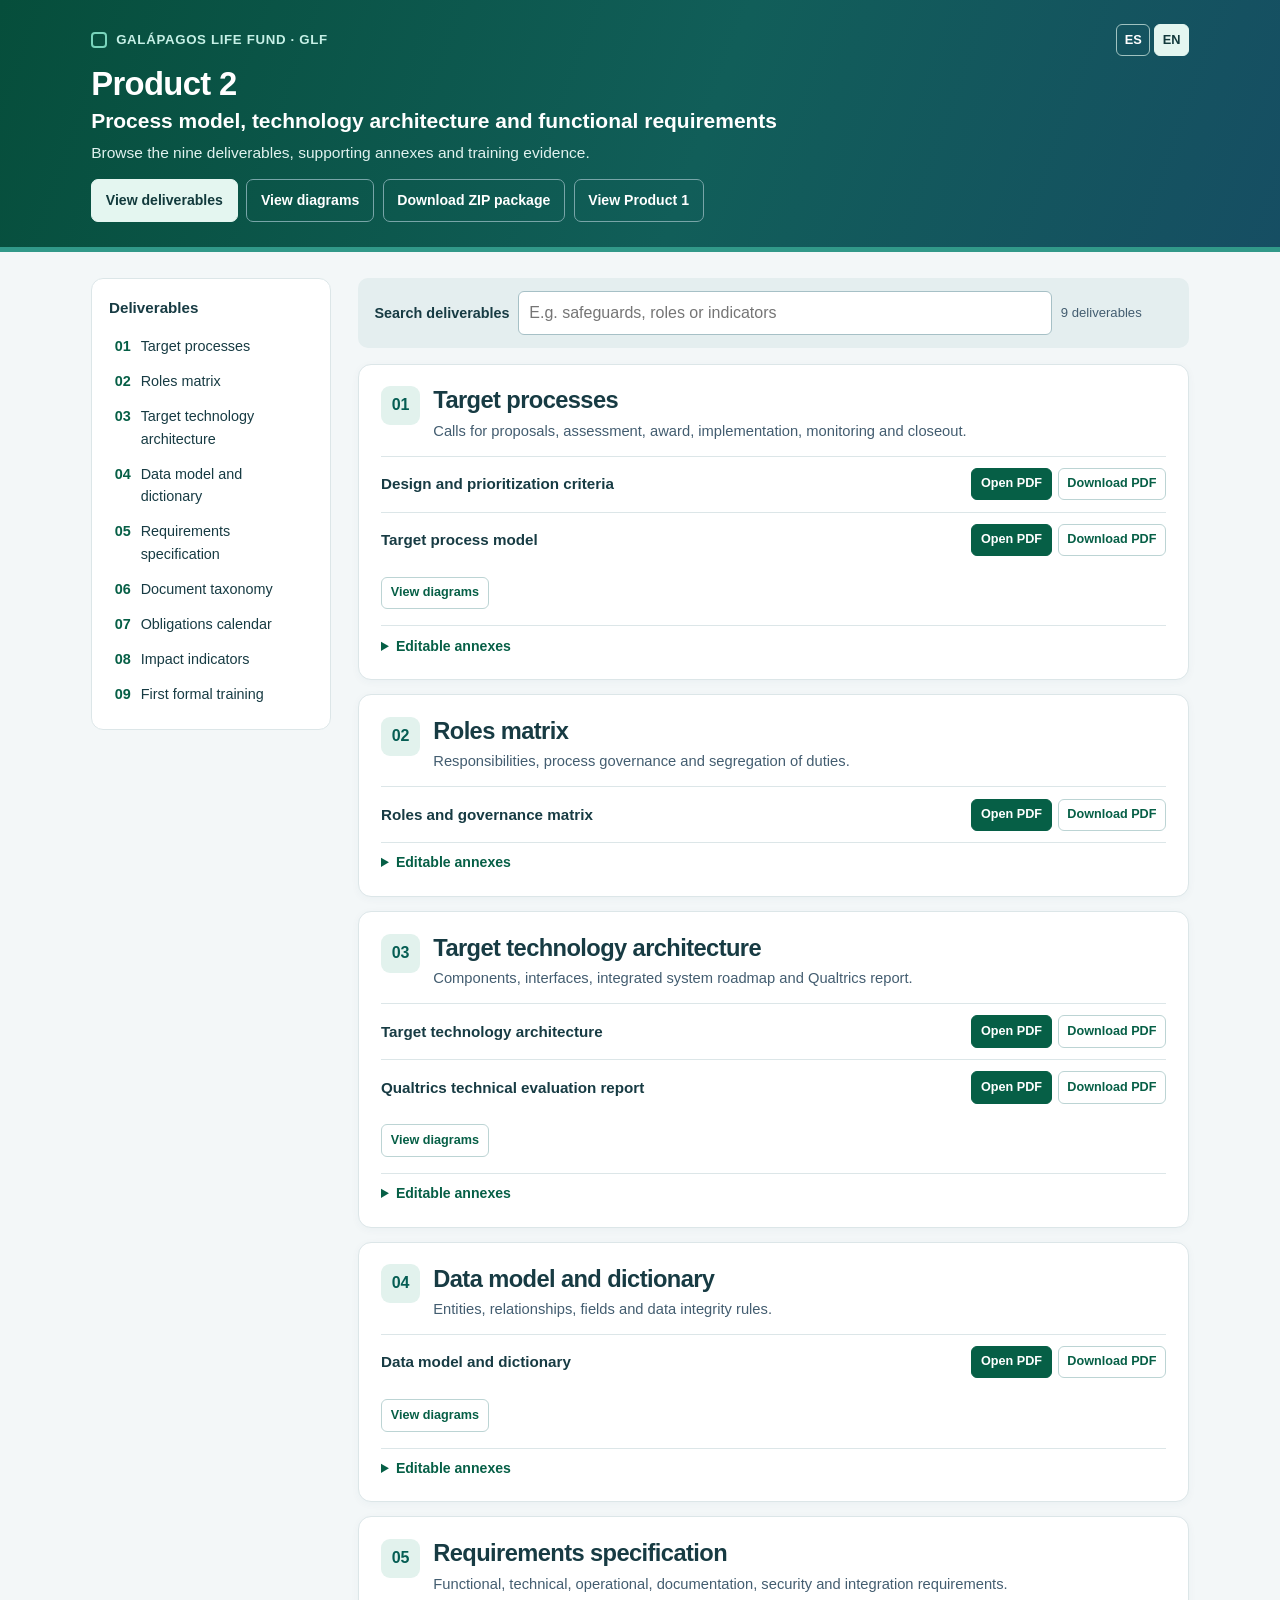
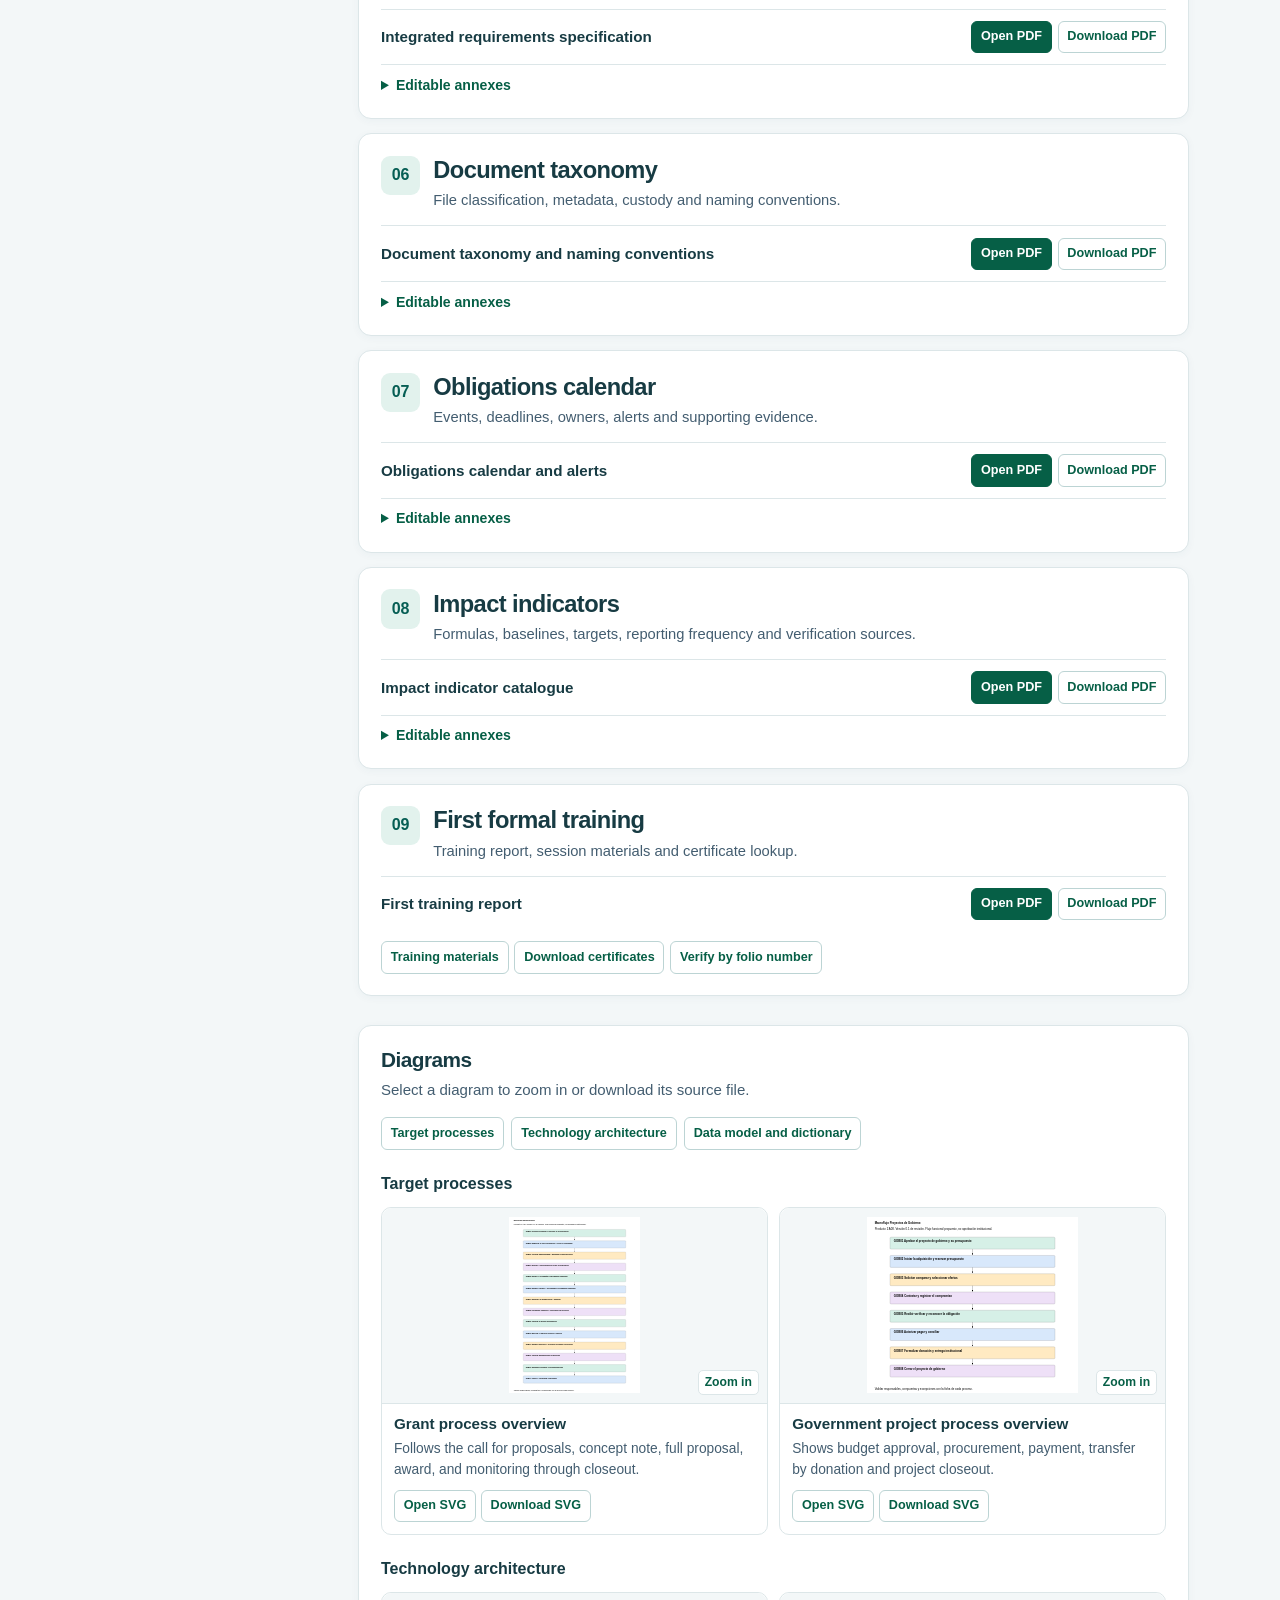
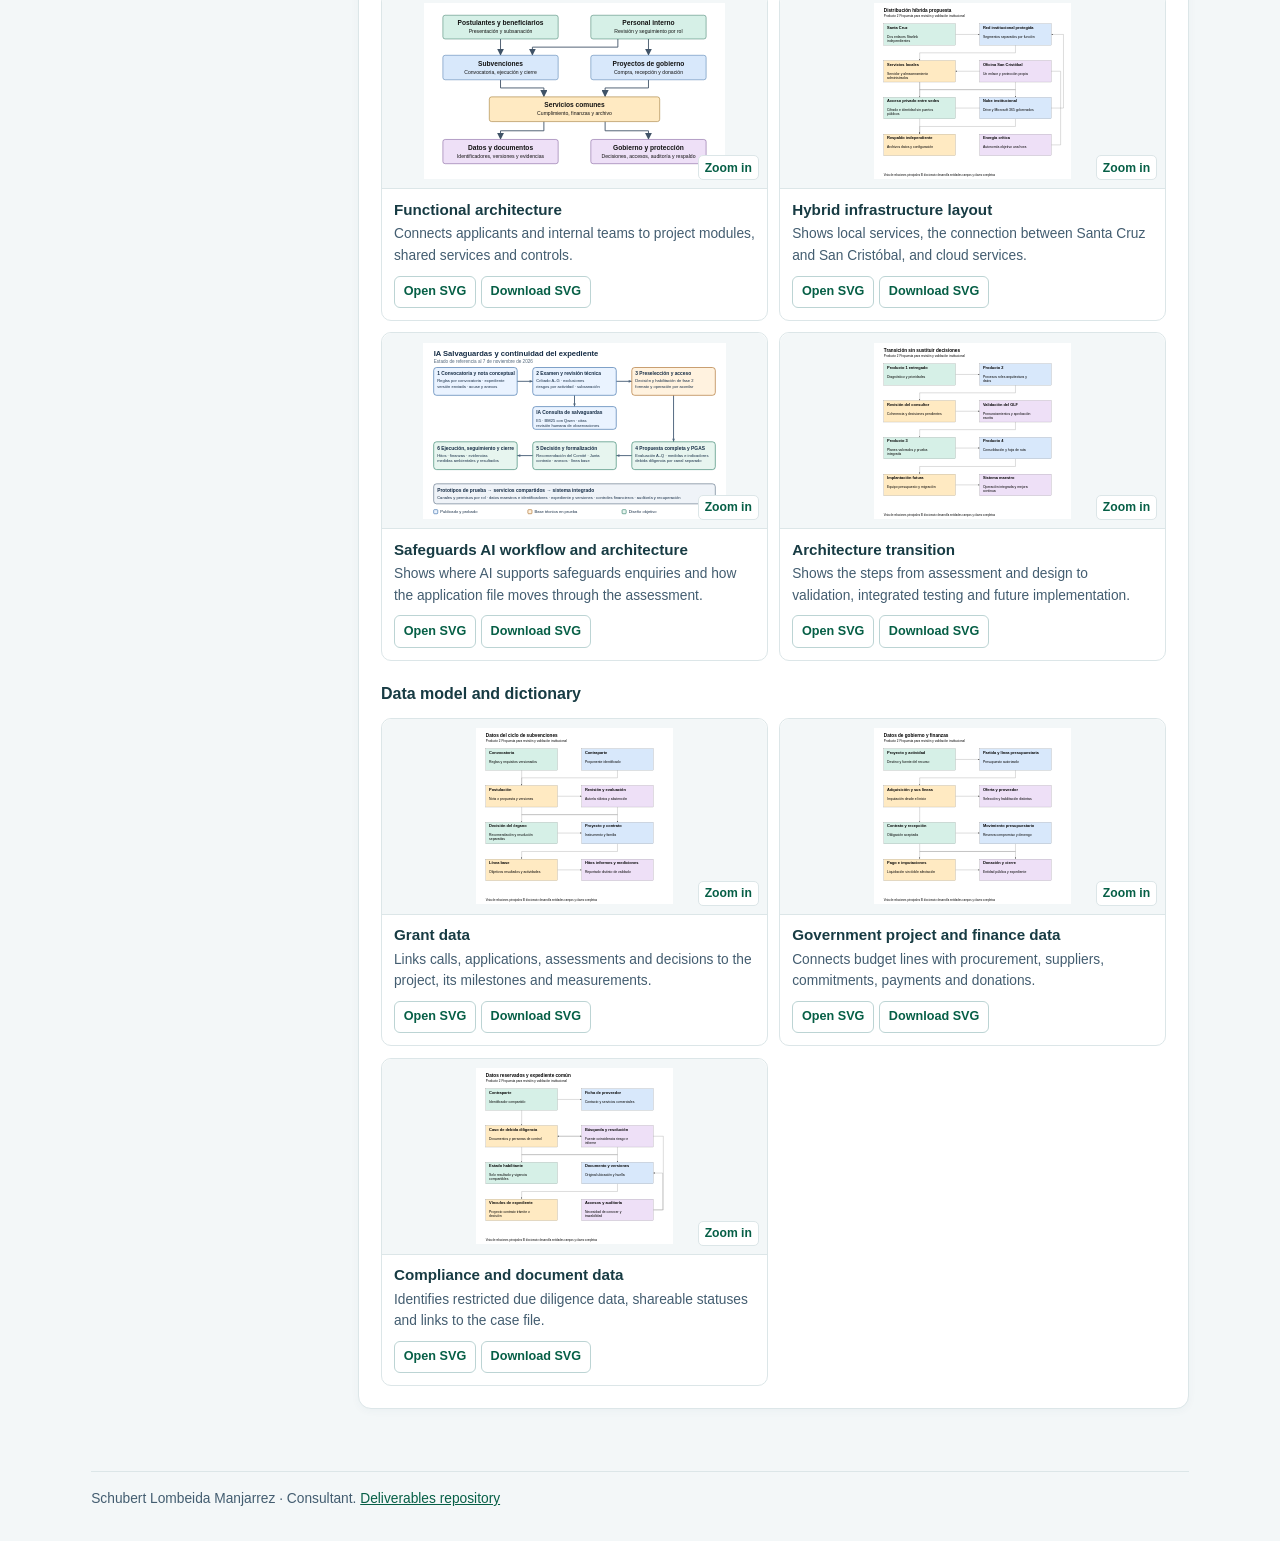
<file: index.html>
<!doctype html>
<html lang="es">
<head>
<meta charset="utf-8">
<meta name="viewport" content="width=device-width, initial-scale=1">
<meta name="description" content="Entrega del Producto 2 de la consultoría de transformación digital para el Galápagos Life Fund." data-en-content="Product 2 deliverables from the digital transformation consultancy for the Galápagos Life Fund.">
<title data-en="Product 2 | Process model, technology architecture and functional requirements | GLF">Producto 2 | Modelo de procesos, arquitectura tecnológica y requerimientos funcionales | GLF</title>
<link rel="stylesheet" href="./tema.css">
<style>

.layout{display:grid;grid-template-columns:minmax(205px,240px) minmax(0,1fr);gap:1.7rem;max-width:1200px;margin:auto;padding:1.65rem clamp(1rem,4vw,3.4rem) 3rem}
.sidebar{align-self:start;position:sticky;top:1rem;background:white;border:1px solid var(--line);border-radius:12px;padding:1.05rem}
.sidebar h2{font-size:.95rem;margin:0 0 .6rem}.sidebar ol{list-style:none;padding:0;margin:0}.sidebar li{margin:.08rem 0}
.sidebar a{display:flex;gap:.62rem;align-items:baseline;text-decoration:none;color:var(--ink);font-size:.9rem;padding:.36rem;border-radius:6px}
.sidebar a:hover{background:var(--mist);color:var(--teal)}.sidebar a > span:first-child{font-variant-numeric:tabular-nums;color:var(--teal);font-weight:700}
.main-content{min-width:0}.filter{display:flex;align-items:center;gap:.55rem;flex-wrap:wrap;padding:.8rem 1rem;background:#e4eeef;border-radius:10px;margin-bottom:1rem}
.filter label{font-weight:700;font-size:.9rem}.filter input{color:var(--ink);background:white;border:1px solid #a6c0c6;border-radius:6px;min-width:10rem;padding:.52rem .62rem;font:inherit;flex:1}
.filter-status{font-size:.82rem;color:var(--muted);min-width:7rem}
.card{background:white;border:1px solid var(--line);border-radius:13px;padding:clamp(.95rem,2.5vw,1.35rem);margin-bottom:.88rem;scroll-margin-top:1rem;box-shadow:0 2px 8px #25465d0a}
.card:target{outline:2px solid #359b88;outline-offset:1px}.card header{display:flex;align-items:flex-start;gap:.82rem}
.code{display:grid;place-items:center;width:2.45rem;height:2.45rem;flex-shrink:0;border-radius:9px;background:#e2f2ed;color:#065e54;font-weight:800;font-variant-numeric:tabular-nums}
.card h2{font-size:clamp(1.18rem,2vw,1.48rem);line-height:1.2;letter-spacing:-.025em;margin:.02rem 0 .3rem}
.card header p{margin:0;color:var(--muted);font-size:.92rem}
.docs,.annexes{list-style:none;padding:0;margin:.83rem 0 0}.document{padding:.7rem 0;border-top:1px solid var(--line);display:grid;grid-template-columns:minmax(9rem,1fr) auto;gap:.5rem;align-items:center}
.doc-title{font-weight:650;font-size:.95rem}.actions,.support{display:flex;gap:.36rem;flex-wrap:wrap;align-items:center}
details{border-top:1px solid var(--line);padding:.58rem 0 0;color:var(--teal)}summary{cursor:pointer;font-weight:700;font-size:.88rem}
.annexes li{display:flex;align-items:center;justify-content:space-between;gap:.55rem;padding:.45rem 0;color:var(--ink);font-size:.88rem}.annexes li+li{border-top:1px solid #edf2f4}
.support{margin-top:.6rem}
@media(max-width:930px){.layout{grid-template-columns:1fr;gap:1rem}.sidebar{position:static}.sidebar ol{display:flex;flex-wrap:wrap;column-gap:.62rem}.sidebar a{padding:.26rem}}
@media(max-width:550px){.document{grid-template-columns:1fr}.filter input{min-width:100%;order:3}.filter-status{margin-left:auto}.annexes li{align-items:flex-start}.actions .secondary,.actions .primary{font-size:.76rem}}
/* Galería de modelos gráficos */
.gallery{margin-top:1.8rem}
.gallery>h2{margin:0;font-size:1.3rem;font-weight:650}
.gallery-intro{margin:.35rem 0 1rem;color:var(--muted);font-size:.94rem}
.gallery-jumps{display:flex;flex-wrap:wrap;gap:.45rem}
.gallery-jumps a,.gallery-link{display:inline-block;text-decoration:none}
.gallery-group{margin-top:1.35rem;scroll-margin-top:1rem}
.gallery-group h3{font-size:1rem;color:var(--ink);margin:0 0 .65rem}
.gallery-grid{display:grid;grid-template-columns:repeat(2,minmax(0,1fr));gap:.7rem}
.model{display:flex;flex-direction:column;min-width:0;margin:0;background:white;border:1px solid var(--line);border-radius:10px}
.model-preview{position:relative;display:grid;place-items:center;min-height:12rem;padding:.6rem;border-bottom:1px solid var(--line);border-radius:10px 10px 0 0;background:#f3f7f8}
.model-preview img{display:block;width:100%;height:11rem;object-fit:contain}
.model-preview:hover{background:#eaf4ef}
.preview-action{position:absolute;right:.5rem;bottom:.5rem;background:#fff;color:var(--teal);border:1px solid var(--line);border-radius:5px;padding:.13rem .38rem;font-size:.76rem;font-weight:650}
.model figcaption{flex:1;display:flex;flex-direction:column;padding:.65rem .75rem .75rem}
.model h4{margin:0;font-size:.95rem;line-height:1.28}
.model p{flex:1;margin:.25rem 0 .6rem;font-size:.86rem;color:var(--muted)}
.model .actions{gap:.3rem}
.model .actions a{white-space:normal}
.viewer{width:min(96vw,72rem);max-width:96vw;max-height:94dvh;margin:auto;padding:0;border:1px solid var(--line);border-radius:12px;background:white;color:var(--ink);overflow:auto}
.viewer::backdrop{background:#102b37d4}
.viewer-header{padding:.7rem .9rem .55rem;display:flex;align-items:flex-start;justify-content:space-between;gap:.7rem}
.viewer-header h2{margin:0;font-size:1.13rem;line-height:1.3}
.viewer-header p{margin:.2rem 0 0;font-size:.86rem;color:var(--muted)}
.viewer button,.viewer a{display:inline-flex;align-items:center;justify-content:center;min-height:2.25rem}
.viewer button{background:white;color:var(--teal);font:inherit;font-size:.82rem;font-weight:650;cursor:pointer}
.viewer button:disabled{opacity:.45;cursor:default}
.viewer-controls{display:flex;flex-wrap:wrap;gap:.38rem;align-items:center;padding:0 .9rem .6rem}
.viewer-controls output{color:var(--muted);font-size:.83rem;min-width:3.1rem;text-align:center}
.viewer-viewport{height:min(65dvh,47rem);overflow:auto;background:#eef4f3;border-top:1px solid var(--line);cursor:grab;touch-action:pan-x pan-y}
.viewer-viewport.is-dragging{cursor:grabbing;user-select:none}
.viewer-viewport img{display:block;max-width:none;height:auto;margin:.6rem auto;user-select:none}
html.viewer-open{overflow:hidden}
@media(max-width:660px){
  .gallery-grid{grid-template-columns:1fr}
  .model-preview{min-height:11rem}
  .model-preview img{height:10.5rem}
  .viewer-header{padding:.6rem .65rem .5rem}
  .viewer-controls{padding:0 .65rem .55rem}
  .viewer-viewport{height:min(54dvh,33rem)}
}
</style>
<script src="./idioma.js" defer></script>
</head>
<body>
<a href="#documentos" class="skip"><span data-en="Skip to documents">Saltar a los documentos</span></a>
<header class="hero">
  <div class="hero-inner">
    <div class="hero-top">
      <p class="brand">GALÁPAGOS LIFE FUND · GLF</p>
      <div class="language-picker" role="group" aria-label="Idioma" data-en-aria-label="Language" hidden>
        <button type="button" data-language="es" lang="es" aria-label="Español" aria-pressed="true">ES</button>
        <button type="button" data-language="en" lang="en" aria-label="English" aria-pressed="false">EN</button>
      </div>
    </div>
    <h1><span data-en="Product 2">Producto 2</span></h1>
    <p class="subtitle"><span data-en="Process model, technology architecture and functional requirements">Modelo de procesos, arquitectura tecnológica y requerimientos funcionales</span></p>
    <p class="lead"><span data-en="Browse the nine deliverables, supporting annexes and training evidence.">Consulta los nueve entregables, sus anexos y la evidencia de capacitación.</span></p>
    <nav class="hero-links" aria-label="Accesos de entrega" data-en-aria-label="Deliverable navigation">
      <a href="#documentos"><span data-en="View deliverables">Ver entregables</span></a>
      <a href="#modelos-graficos"><span data-en="View diagrams">Ver modelos gráficos</span></a>
      <a href="https://github.com/soulkernel/GLF.P2/archive/refs/heads/main.zip"><span data-en="Download ZIP package">Descargar paquete ZIP</span></a>
      <a href="https://soulkernel.github.io/GLF.P1/" target="_blank" rel="noopener"><span data-en="View Product 1">Consultar Producto 1</span></a>
    </nav>
  </div>
</header>
<div class="layout">
  <aside class="sidebar"><nav aria-label="Entregables del contrato" data-en-aria-label="Contract deliverables"><h2><span data-en="Deliverables">Entregables</span></h2><ol><li><a href="#entregable-01"><span>01</span><span data-en="Target processes">Procesos objetivo</span></a></li><li><a href="#entregable-02"><span>02</span><span data-en="Roles matrix">Matriz de roles</span></a></li><li><a href="#entregable-03"><span>03</span><span data-en="Target technology architecture">Arquitectura tecnológica objetivo</span></a></li><li><a href="#entregable-04"><span>04</span><span data-en="Data model and dictionary">Modelo y diccionario de datos</span></a></li><li><a href="#entregable-05"><span>05</span><span data-en="Requirements specification">Requerimientos integrales</span></a></li><li><a href="#entregable-06"><span>06</span><span data-en="Document taxonomy">Taxonomía documental</span></a></li><li><a href="#entregable-07"><span>07</span><span data-en="Obligations calendar">Calendario de obligaciones</span></a></li><li><a href="#entregable-08"><span>08</span><span data-en="Impact indicators">Indicadores de impacto</span></a></li><li><a href="#entregable-09"><span>09</span><span data-en="First formal training">Primera capacitación formal</span></a></li></ol></nav></aside>
  <main id="documentos" class="main-content">
    <div class="filter" hidden><label for="buscar"><span data-en="Search deliverables">Buscar en la entrega</span></label><input type="search" id="buscar" placeholder="Ej. salvaguardas, roles o indicadores" data-en-placeholder="E.g. safeguards, roles or indicators"><span class="filter-status" role="status">9 entregables</span></div>
    <article class="card" id="entregable-01" data-search><header><span class="code">01</span><div><h2><span data-en="Target processes">Procesos objetivo</span></h2><p><span data-en="Calls for proposals, assessment, award, implementation, monitoring and closeout.">Convocatorias, evaluación, adjudicación, ejecución, seguimiento y cierre.</span></p></div></header><ul class="docs"><li class="document"><span class="doc-title"><span data-en="Design and prioritization criteria">Criterios de diseño y priorización</span></span><div class="actions"><a href="01_Procesos_Objetivo_TO_BE/01_Criterios_Diseno_y_Priorizacion_P2.pdf" class="primary" target="_blank" rel="noopener"><span data-en="Open PDF">Abrir PDF</span></a><a href="01_Procesos_Objetivo_TO_BE/01_Criterios_Diseno_y_Priorizacion_P2.pdf" class="secondary" download><span data-en="Download PDF">Descargar PDF</span></a></div></li><li class="document"><span class="doc-title"><span data-en="Target process model">Modelo de procesos objetivo</span></span><div class="actions"><a href="01_Procesos_Objetivo_TO_BE/01_Modelo_Procesos_TO_BE_Subvenciones_y_Procesos_Relacionados.pdf" class="primary" target="_blank" rel="noopener"><span data-en="Open PDF">Abrir PDF</span></a><a href="01_Procesos_Objetivo_TO_BE/01_Modelo_Procesos_TO_BE_Subvenciones_y_Procesos_Relacionados.pdf" class="secondary" download><span data-en="Download PDF">Descargar PDF</span></a></div></li></ul><p class="support"><a class="secondary gallery-link" href="#modelos-procesos"><span data-en="View diagrams">Ver modelos gráficos</span></a></p><details><summary><span data-en="Editable annexes">Anexos editables</span></summary><ul class="annexes"><li><span><span data-en="Traceability matrix from Product 1 to Product 2">Matriz de trazabilidad del Producto 1 al Producto 2</span></span><a href="01_Procesos_Objetivo_TO_BE/Matriz_Trazabilidad_Producto_1_a_Producto_2.xlsx" class="secondary" download><span data-en="Download Excel">Descargar Excel</span></a></li><li><span><span data-en="Process descriptions and validation log">Fichas de procesos y registro de validación</span></span><a href="01_Procesos_Objetivo_TO_BE/04_Fichas_y_Validacion_Procesos.xlsx" class="secondary" download><span data-en="Download Excel">Descargar Excel</span></a></li><li><span><span data-en="Editable process and data flow diagrams">Procesos y flujos de datos editables</span></span><a href="01_Procesos_Objetivo_TO_BE/Diagramas_Editables/Procesos_y_Flujos_Datos_P2.drawio" class="secondary" download><span data-en="Download Draw.io">Descargar Draw.io</span></a></li></ul></details></article><article class="card" id="entregable-02" data-search><header><span class="code">02</span><div><h2><span data-en="Roles matrix">Matriz de roles</span></h2><p><span data-en="Responsibilities, process governance and segregation of duties.">Responsabilidades, gobierno de los procesos y segregación de funciones.</span></p></div></header><ul class="docs"><li class="document"><span class="doc-title"><span data-en="Roles and governance matrix">Matriz de roles y gobierno</span></span><div class="actions"><a href="02_Matriz_de_Roles/01_Matriz_de_Roles_y_Gobierno.pdf" class="primary" target="_blank" rel="noopener"><span data-en="Open PDF">Abrir PDF</span></a><a href="02_Matriz_de_Roles/01_Matriz_de_Roles_y_Gobierno.pdf" class="secondary" download><span data-en="Download PDF">Descargar PDF</span></a></div></li></ul><details><summary><span data-en="Editable annexes">Anexos editables</span></summary><ul class="annexes"><li><span><span data-en="Responsibilities and duties matrix">Matriz de responsabilidades y funciones</span></span><a href="02_Matriz_de_Roles/02_Matriz_RACI_y_Funciones.xlsx" class="secondary" download><span data-en="Download Excel">Descargar Excel</span></a></li></ul></details></article><article class="card" id="entregable-03" data-search><header><span class="code">03</span><div><h2><span data-en="Target technology architecture">Arquitectura tecnológica objetivo</span></h2><p><span data-en="Components, interfaces, integrated system roadmap and Qualtrics report.">Componentes, interfaces, evolución del sistema integrado e informe de Qualtrics.</span></p></div></header><ul class="docs"><li class="document"><span class="doc-title"><span data-en="Target technology architecture">Arquitectura tecnológica objetivo</span></span><div class="actions"><a href="03_Arquitectura_Tecnologica_Objetivo/01_Arquitectura_Tecnologica_Objetivo.pdf" class="primary" target="_blank" rel="noopener"><span data-en="Open PDF">Abrir PDF</span></a><a href="03_Arquitectura_Tecnologica_Objetivo/01_Arquitectura_Tecnologica_Objetivo.pdf" class="secondary" download><span data-en="Download PDF">Descargar PDF</span></a></div></li><li class="document"><span class="doc-title"><span data-en="Qualtrics technical evaluation report">Informe técnico de evaluación de Qualtrics</span></span><div class="actions"><a href="03_Arquitectura_Tecnologica_Objetivo/Informes_Tecnicos/Informe_Tecnico_Evaluacion_Qualtrics_GLF.pdf" class="primary" target="_blank" rel="noopener"><span data-en="Open PDF">Abrir PDF</span></a><a href="03_Arquitectura_Tecnologica_Objetivo/Informes_Tecnicos/Informe_Tecnico_Evaluacion_Qualtrics_GLF.pdf" class="secondary" download><span data-en="Download PDF">Descargar PDF</span></a></div></li></ul><p class="support"><a class="secondary gallery-link" href="#modelos-arquitectura"><span data-en="View diagrams">Ver modelos gráficos</span></a></p><details><summary><span data-en="Editable annexes">Anexos editables</span></summary><ul class="annexes"><li><span><span data-en="Architecture decisions and interfaces">Decisiones e interfaces de arquitectura</span></span><a href="03_Arquitectura_Tecnologica_Objetivo/02_Decisiones_e_Interfaces_Arquitectura.xlsx" class="secondary" download><span data-en="Download Excel">Descargar Excel</span></a></li><li><span><span data-en="Editable architecture model">Modelo editable de arquitectura</span></span><a href="03_Arquitectura_Tecnologica_Objetivo/03_Arquitectura_y_Modelo_Editables.drawio" class="secondary" download><span data-en="Download Draw.io">Descargar Draw.io</span></a></li></ul></details></article><article class="card" id="entregable-04" data-search><header><span class="code">04</span><div><h2><span data-en="Data model and dictionary">Modelo y diccionario de datos</span></h2><p><span data-en="Entities, relationships, fields and data integrity rules.">Entidades, relaciones, campos y reglas de integridad.</span></p></div></header><ul class="docs"><li class="document"><span class="doc-title"><span data-en="Data model and dictionary">Modelo y diccionario de datos</span></span><div class="actions"><a href="04_Modelo_y_Diccionario_de_Datos/01_Modelo_y_Diccionario_de_Datos.pdf" class="primary" target="_blank" rel="noopener"><span data-en="Open PDF">Abrir PDF</span></a><a href="04_Modelo_y_Diccionario_de_Datos/01_Modelo_y_Diccionario_de_Datos.pdf" class="secondary" download><span data-en="Download PDF">Descargar PDF</span></a></div></li></ul><p class="support"><a class="secondary gallery-link" href="#modelos-datos"><span data-en="View diagrams">Ver modelos gráficos</span></a></p><details><summary><span data-en="Editable annexes">Anexos editables</span></summary><ul class="annexes"><li><span><span data-en="Logical model and data dictionary">Modelo lógico y diccionario de datos</span></span><a href="04_Modelo_y_Diccionario_de_Datos/02_Modelo_Logico_y_Diccionario_Integral.xlsx" class="secondary" download><span data-en="Download Excel">Descargar Excel</span></a></li></ul></details></article><article class="card" id="entregable-05" data-search><header><span class="code">05</span><div><h2><span data-en="Requirements specification">Requerimientos integrales</span></h2><p><span data-en="Functional, technical, operational, documentation, security and integration requirements.">Requerimientos funcionales, técnicos, operativos, documentales, de seguridad e integración.</span></p></div></header><ul class="docs"><li class="document"><span class="doc-title"><span data-en="Integrated requirements specification">Especificación integrada de requerimientos</span></span><div class="actions"><a href="05_Requerimientos_Integrales/01_Especificacion_Integrada_de_Requerimientos.pdf" class="primary" target="_blank" rel="noopener"><span data-en="Open PDF">Abrir PDF</span></a><a href="05_Requerimientos_Integrales/01_Especificacion_Integrada_de_Requerimientos.pdf" class="secondary" download><span data-en="Download PDF">Descargar PDF</span></a></div></li></ul><details><summary><span data-en="Editable annexes">Anexos editables</span></summary><ul class="annexes"><li><span><span data-en="Requirements catalogue and acceptance criteria">Catálogo de requerimientos y criterios de aceptación</span></span><a href="05_Requerimientos_Integrales/02_Catalogo_Integral_de_Requerimientos.xlsx" class="secondary" download><span data-en="Download Excel">Descargar Excel</span></a></li></ul></details></article><article class="card" id="entregable-06" data-search><header><span class="code">06</span><div><h2><span data-en="Document taxonomy">Taxonomía documental</span></h2><p><span data-en="File classification, metadata, custody and naming conventions.">Clasificación, metadatos, custodia y nomenclatura de los expedientes.</span></p></div></header><ul class="docs"><li class="document"><span class="doc-title"><span data-en="Document taxonomy and naming conventions">Taxonomía documental y nomenclatura</span></span><div class="actions"><a href="06_Taxonomia_Documental/01_Taxonomia_Documental_y_Nomenclatura.pdf" class="primary" target="_blank" rel="noopener"><span data-en="Open PDF">Abrir PDF</span></a><a href="06_Taxonomia_Documental/01_Taxonomia_Documental_y_Nomenclatura.pdf" class="secondary" download><span data-en="Download PDF">Descargar PDF</span></a></div></li></ul><details><summary><span data-en="Editable annexes">Anexos editables</span></summary><ul class="annexes"><li><span><span data-en="Document classification scheme, metadata and rules">Cuadro documental, metadatos y reglas</span></span><a href="06_Taxonomia_Documental/02_Cuadro_Documental_Metadatos_y_Reglas.xlsx" class="secondary" download><span data-en="Download Excel">Descargar Excel</span></a></li></ul></details></article><article class="card" id="entregable-07" data-search><header><span class="code">07</span><div><h2><span data-en="Obligations calendar">Calendario de obligaciones</span></h2><p><span data-en="Events, deadlines, owners, alerts and supporting evidence.">Eventos, plazos, responsables, alertas y evidencias.</span></p></div></header><ul class="docs"><li class="document"><span class="doc-title"><span data-en="Obligations calendar and alerts">Calendario de obligaciones y alertas</span></span><div class="actions"><a href="07_Calendario_de_Obligaciones/01_Calendario_de_Obligaciones_y_Alertas.pdf" class="primary" target="_blank" rel="noopener"><span data-en="Open PDF">Abrir PDF</span></a><a href="07_Calendario_de_Obligaciones/01_Calendario_de_Obligaciones_y_Alertas.pdf" class="secondary" download><span data-en="Download PDF">Descargar PDF</span></a></div></li></ul><details><summary><span data-en="Editable annexes">Anexos editables</span></summary><ul class="annexes"><li><span><span data-en="Obligations calendar and register">Calendario y registro de obligaciones</span></span><a href="07_Calendario_de_Obligaciones/02_Calendario_y_Registro_de_Obligaciones.xlsx" class="secondary" download><span data-en="Download Excel">Descargar Excel</span></a></li></ul></details></article><article class="card" id="entregable-08" data-search><header><span class="code">08</span><div><h2><span data-en="Impact indicators">Indicadores de impacto</span></h2><p><span data-en="Formulas, baselines, targets, reporting frequency and verification sources.">Fórmulas, líneas base, metas, frecuencia y medios de verificación.</span></p></div></header><ul class="docs"><li class="document"><span class="doc-title"><span data-en="Impact indicator catalogue">Catálogo de indicadores de impacto</span></span><div class="actions"><a href="08_Catalogo_de_Indicadores_de_Impacto/01_Catalogo_de_Indicadores_de_Impacto.pdf" class="primary" target="_blank" rel="noopener"><span data-en="Open PDF">Abrir PDF</span></a><a href="08_Catalogo_de_Indicadores_de_Impacto/01_Catalogo_de_Indicadores_de_Impacto.pdf" class="secondary" download><span data-en="Download PDF">Descargar PDF</span></a></div></li></ul><details><summary><span data-en="Editable annexes">Anexos editables</span></summary><ul class="annexes"><li><span><span data-en="Indicator catalogue and register">Catálogo y registro de indicadores</span></span><a href="08_Catalogo_de_Indicadores_de_Impacto/02_Catalogo_y_Registro_de_Indicadores.xlsx" class="secondary" download><span data-en="Download Excel">Descargar Excel</span></a></li></ul></details></article><article class="card" id="entregable-09" data-search><header><span class="code">09</span><div><h2><span data-en="First formal training">Primera capacitación formal</span></h2><p><span data-en="Training report, session materials and certificate lookup.">Informe, materiales de las jornadas y consulta de certificados.</span></p></div></header><ul class="docs"><li class="document"><span class="doc-title"><span data-en="First training report">Informe de la primera capacitación</span></span><div class="actions"><a href="09_Primera_Capacitacion_Formal/01_Informe_Capacitacion_y_Evidencias.pdf" class="primary" target="_blank" rel="noopener"><span data-en="Open PDF">Abrir PDF</span></a><a href="09_Primera_Capacitacion_Formal/01_Informe_Capacitacion_y_Evidencias.pdf" class="secondary" download><span data-en="Download PDF">Descargar PDF</span></a></div></li></ul><div class="support"><a href="09_Primera_Capacitacion_Formal/" class="secondary"><span data-en="Training materials">Materiales de capacitación</span></a><a href="09_Primera_Capacitacion_Formal/03_Certificados/#certificados" class="secondary"><span data-en="Download certificates">Descargar certificados</span></a><a href="09_Primera_Capacitacion_Formal/03_Certificados/#buscar" class="secondary"><span data-en="Verify by folio number">Verificar por folio</span></a></div></article>
    <section id="modelos-graficos" class="card gallery" aria-labelledby="modelos-titulo">
      <h2 id="modelos-titulo"><span data-en="Diagrams">Modelos gráficos</span></h2>
      <p class="gallery-intro"><span data-en="Select a diagram to zoom in or download its source file.">Selecciona un esquema para ampliarlo o descargar su archivo original.</span></p>
      <nav class="gallery-jumps" aria-label="Grupos de modelos gráficos" data-en-aria-label="Diagram groups">
        <a class="secondary" href="#modelos-procesos"><span data-en="Target processes">Procesos objetivo</span></a>
        <a class="secondary" href="#modelos-arquitectura"><span data-en="Technology architecture">Arquitectura tecnológica</span></a>
        <a class="secondary" href="#modelos-datos"><span data-en="Data model and dictionary">Modelo y diccionario de datos</span></a>
      </nav>
      <section id="modelos-procesos" class="gallery-group" aria-labelledby="titulo-procesos">
        <h3 id="titulo-procesos"><span data-en="Target processes">Procesos objetivo</span></h3>
        <div class="gallery-grid">
          <figure class="model">
            <a class="model-preview" href="01_Procesos_Objetivo_TO_BE/Diagramas_Editables/Macroflujo_Subvenciones.svg" target="_blank" rel="noopener" aria-label="Ampliar Macroflujo de subvenciones" data-model data-en-aria-label="Zoom in on Grant process overview"><img src="01_Procesos_Objetivo_TO_BE/Diagramas_Editables/Macroflujo_Subvenciones.svg" width="1100" height="1485" loading="lazy" decoding="async" alt="Macroflujo de subvenciones" data-en-alt="Grant process overview"><span class="preview-action" aria-hidden="true"><span data-en="Zoom in">Ampliar</span></span></a>
            <figcaption><h4><span data-en="Grant process overview">Macroflujo de subvenciones</span></h4><p><span data-en="Follows the call for proposals, concept note, full proposal, award, and monitoring through closeout.">Recorre la convocatoria, la nota conceptual, la propuesta completa, la adjudicación y el seguimiento hasta el cierre.</span></p>
              <div class="actions"><a class="secondary" href="01_Procesos_Objetivo_TO_BE/Diagramas_Editables/Macroflujo_Subvenciones.svg" target="_blank" rel="noopener"><span data-en="Open SVG">Abrir SVG</span></a><a class="secondary" href="01_Procesos_Objetivo_TO_BE/Diagramas_Editables/Macroflujo_Subvenciones.svg" download><span data-en="Download SVG">Descargar SVG</span></a></div>
            </figcaption>
          </figure>
          <figure class="model">
            <a class="model-preview" href="01_Procesos_Objetivo_TO_BE/Diagramas_Editables/Macroflujo_Proyectos_de_Gobierno.svg" target="_blank" rel="noopener" aria-label="Ampliar Macroflujo de proyectos de gobierno" data-model data-en-aria-label="Zoom in on Government project process overview"><img src="01_Procesos_Objetivo_TO_BE/Diagramas_Editables/Macroflujo_Proyectos_de_Gobierno.svg" width="1100" height="915" loading="lazy" decoding="async" alt="Macroflujo de proyectos de gobierno" data-en-alt="Government project process overview"><span class="preview-action" aria-hidden="true"><span data-en="Zoom in">Ampliar</span></span></a>
            <figcaption><h4><span data-en="Government project process overview">Macroflujo de proyectos de gobierno</span></h4><p><span data-en="Shows budget approval, procurement, payment, transfer by donation and project closeout.">Muestra la aprobación presupuestaria, la compra, el pago, la entrega por donación y el cierre del proyecto.</span></p>
              <div class="actions"><a class="secondary" href="01_Procesos_Objetivo_TO_BE/Diagramas_Editables/Macroflujo_Proyectos_de_Gobierno.svg" target="_blank" rel="noopener"><span data-en="Open SVG">Abrir SVG</span></a><a class="secondary" href="01_Procesos_Objetivo_TO_BE/Diagramas_Editables/Macroflujo_Proyectos_de_Gobierno.svg" download><span data-en="Download SVG">Descargar SVG</span></a></div>
            </figcaption>
          </figure>
        </div>
      </section>
      <section id="modelos-arquitectura" class="gallery-group" aria-labelledby="titulo-arquitectura">
        <h3 id="titulo-arquitectura"><span data-en="Technology architecture">Arquitectura tecnológica</span></h3>
        <div class="gallery-grid">
          <figure class="model">
            <a class="model-preview" href="03_Arquitectura_Tecnologica_Objetivo/01_Arquitectura_Funcional.svg" target="_blank" rel="noopener" aria-label="Ampliar Arquitectura funcional" data-model data-en-aria-label="Zoom in on Functional architecture"><img src="03_Arquitectura_Tecnologica_Objetivo/01_Arquitectura_Funcional.svg" width="1180" height="690" loading="lazy" decoding="async" alt="Arquitectura funcional" data-en-alt="Functional architecture"><span class="preview-action" aria-hidden="true"><span data-en="Zoom in">Ampliar</span></span></a>
            <figcaption><h4><span data-en="Functional architecture">Arquitectura funcional</span></h4><p><span data-en="Connects applicants and internal teams to project modules, shared services and controls.">Relaciona a postulantes y equipos internos con los módulos de proyectos, los servicios comunes y los controles.</span></p>
              <div class="actions"><a class="secondary" href="03_Arquitectura_Tecnologica_Objetivo/01_Arquitectura_Funcional.svg" target="_blank" rel="noopener"><span data-en="Open SVG">Abrir SVG</span></a><a class="secondary" href="03_Arquitectura_Tecnologica_Objetivo/01_Arquitectura_Funcional.svg" download><span data-en="Download SVG">Descargar SVG</span></a></div>
            </figcaption>
          </figure>
          <figure class="model">
            <a class="model-preview" href="03_Arquitectura_Tecnologica_Objetivo/02_Distribucion_Hibrida.svg" target="_blank" rel="noopener" aria-label="Ampliar Distribución híbrida" data-model data-en-aria-label="Zoom in on Hybrid infrastructure layout"><img src="03_Arquitectura_Tecnologica_Objetivo/02_Distribucion_Hibrida.svg" width="1100" height="980" loading="lazy" decoding="async" alt="Distribución híbrida" data-en-alt="Hybrid infrastructure layout"><span class="preview-action" aria-hidden="true"><span data-en="Zoom in">Ampliar</span></span></a>
            <figcaption><h4><span data-en="Hybrid infrastructure layout">Distribución híbrida</span></h4><p><span data-en="Shows local services, the connection between Santa Cruz and San Cristóbal, and cloud services.">Ubica los servicios locales, la conexión entre Santa Cruz y San Cristóbal y los servicios en la nube.</span></p>
              <div class="actions"><a class="secondary" href="03_Arquitectura_Tecnologica_Objetivo/02_Distribucion_Hibrida.svg" target="_blank" rel="noopener"><span data-en="Open SVG">Abrir SVG</span></a><a class="secondary" href="03_Arquitectura_Tecnologica_Objetivo/02_Distribucion_Hibrida.svg" download><span data-en="Download SVG">Descargar SVG</span></a></div>
            </figcaption>
          </figure>
          <figure class="model">
            <a class="model-preview" href="03_Arquitectura_Tecnologica_Objetivo/04_IA_Salvaguardas_Ciclo_y_Arquitectura.svg" target="_blank" rel="noopener" aria-label="Ampliar Ciclo y arquitectura de IA Salvaguardas" data-model data-en-aria-label="Zoom in on Safeguards AI workflow and architecture"><img src="03_Arquitectura_Tecnologica_Objetivo/04_IA_Salvaguardas_Ciclo_y_Arquitectura.svg" width="1560" height="905" loading="lazy" decoding="async" alt="Ciclo y arquitectura de IA Salvaguardas" data-en-alt="Safeguards AI workflow and architecture"><span class="preview-action" aria-hidden="true"><span data-en="Zoom in">Ampliar</span></span></a>
            <figcaption><h4><span data-en="Safeguards AI workflow and architecture">Ciclo y arquitectura de IA Salvaguardas</span></h4><p><span data-en="Shows where AI supports safeguards enquiries and how the application file moves through the assessment.">Sitúa la inteligencia artificial en la consulta de salvaguardas y muestra cómo continúa el expediente a lo largo de la evaluación.</span></p>
              <div class="actions"><a class="secondary" href="03_Arquitectura_Tecnologica_Objetivo/04_IA_Salvaguardas_Ciclo_y_Arquitectura.svg" target="_blank" rel="noopener"><span data-en="Open SVG">Abrir SVG</span></a><a class="secondary" href="03_Arquitectura_Tecnologica_Objetivo/04_IA_Salvaguardas_Ciclo_y_Arquitectura.svg" download><span data-en="Download SVG">Descargar SVG</span></a></div>
            </figcaption>
          </figure>
          <figure class="model">
            <a class="model-preview" href="03_Arquitectura_Tecnologica_Objetivo/06_Transicion_Arquitectura.svg" target="_blank" rel="noopener" aria-label="Ampliar Transición de arquitectura" data-model data-en-aria-label="Zoom in on Architecture transition"><img src="03_Arquitectura_Tecnologica_Objetivo/06_Transicion_Arquitectura.svg" width="1100" height="980" loading="lazy" decoding="async" alt="Transición de arquitectura" data-en-alt="Architecture transition"><span class="preview-action" aria-hidden="true"><span data-en="Zoom in">Ampliar</span></span></a>
            <figcaption><h4><span data-en="Architecture transition">Transición de arquitectura</span></h4><p><span data-en="Shows the steps from assessment and design to validation, integrated testing and future implementation.">Muestra la secuencia del diagnóstico y el diseño hacia la validación, la prueba integrada y la implementación futura.</span></p>
              <div class="actions"><a class="secondary" href="03_Arquitectura_Tecnologica_Objetivo/06_Transicion_Arquitectura.svg" target="_blank" rel="noopener"><span data-en="Open SVG">Abrir SVG</span></a><a class="secondary" href="03_Arquitectura_Tecnologica_Objetivo/06_Transicion_Arquitectura.svg" download><span data-en="Download SVG">Descargar SVG</span></a></div>
            </figcaption>
          </figure>
        </div>
      </section>
      <section id="modelos-datos" class="gallery-group" aria-labelledby="titulo-datos">
        <h3 id="titulo-datos"><span data-en="Data model and dictionary">Modelo y diccionario de datos</span></h3>
        <div class="gallery-grid">
          <figure class="model">
            <a class="model-preview" href="04_Modelo_y_Diccionario_de_Datos/03_Datos_Subvenciones.svg" target="_blank" rel="noopener" aria-label="Ampliar Datos de subvenciones" data-model data-en-aria-label="Zoom in on Grant data"><img src="04_Modelo_y_Diccionario_de_Datos/03_Datos_Subvenciones.svg" width="1100" height="980" loading="lazy" decoding="async" alt="Datos de subvenciones" data-en-alt="Grant data"><span class="preview-action" aria-hidden="true"><span data-en="Zoom in">Ampliar</span></span></a>
            <figcaption><h4><span data-en="Grant data">Datos de subvenciones</span></h4><p><span data-en="Links calls, applications, assessments and decisions to the project, its milestones and measurements.">Vincula la convocatoria, las postulaciones, las evaluaciones y decisiones con el proyecto, sus hitos y mediciones.</span></p>
              <div class="actions"><a class="secondary" href="04_Modelo_y_Diccionario_de_Datos/03_Datos_Subvenciones.svg" target="_blank" rel="noopener"><span data-en="Open SVG">Abrir SVG</span></a><a class="secondary" href="04_Modelo_y_Diccionario_de_Datos/03_Datos_Subvenciones.svg" download><span data-en="Download SVG">Descargar SVG</span></a></div>
            </figcaption>
          </figure>
          <figure class="model">
            <a class="model-preview" href="04_Modelo_y_Diccionario_de_Datos/04_Datos_Gobierno_Finanzas.svg" target="_blank" rel="noopener" aria-label="Ampliar Datos de gobierno y finanzas" data-model data-en-aria-label="Zoom in on Government project and finance data"><img src="04_Modelo_y_Diccionario_de_Datos/04_Datos_Gobierno_Finanzas.svg" width="1100" height="980" loading="lazy" decoding="async" alt="Datos de gobierno y finanzas" data-en-alt="Government project and finance data"><span class="preview-action" aria-hidden="true"><span data-en="Zoom in">Ampliar</span></span></a>
            <figcaption><h4><span data-en="Government project and finance data">Datos de gobierno y finanzas</span></h4><p><span data-en="Connects budget lines with procurement, suppliers, commitments, payments and donations.">Relaciona las partidas presupuestarias con adquisiciones, proveedores, compromisos, pagos y donaciones.</span></p>
              <div class="actions"><a class="secondary" href="04_Modelo_y_Diccionario_de_Datos/04_Datos_Gobierno_Finanzas.svg" target="_blank" rel="noopener"><span data-en="Open SVG">Abrir SVG</span></a><a class="secondary" href="04_Modelo_y_Diccionario_de_Datos/04_Datos_Gobierno_Finanzas.svg" download><span data-en="Download SVG">Descargar SVG</span></a></div>
            </figcaption>
          </figure>
          <figure class="model">
            <a class="model-preview" href="04_Modelo_y_Diccionario_de_Datos/05_Datos_Cumplimiento_Documentos.svg" target="_blank" rel="noopener" aria-label="Ampliar Datos de cumplimiento y documentos" data-model data-en-aria-label="Zoom in on Compliance and document data"><img src="04_Modelo_y_Diccionario_de_Datos/05_Datos_Cumplimiento_Documentos.svg" width="1100" height="980" loading="lazy" decoding="async" alt="Datos de cumplimiento y documentos" data-en-alt="Compliance and document data"><span class="preview-action" aria-hidden="true"><span data-en="Zoom in">Ampliar</span></span></a>
            <figcaption><h4><span data-en="Compliance and document data">Datos de cumplimiento y documentos</span></h4><p><span data-en="Identifies restricted due diligence data, shareable statuses and links to the case file.">Distingue los datos reservados de debida diligencia de los estados compartibles y los vínculos del expediente.</span></p>
              <div class="actions"><a class="secondary" href="04_Modelo_y_Diccionario_de_Datos/05_Datos_Cumplimiento_Documentos.svg" target="_blank" rel="noopener"><span data-en="Open SVG">Abrir SVG</span></a><a class="secondary" href="04_Modelo_y_Diccionario_de_Datos/05_Datos_Cumplimiento_Documentos.svg" download><span data-en="Download SVG">Descargar SVG</span></a></div>
            </figcaption>
          </figure>
        </div>
      </section>
    </section>
  </main>
</div>
<footer class="site-footer"><p><span data-en="Schubert Lombeida Manjarrez · Consultant.">Mgs. Schubert Lombeida Manjarrez · Consultor.</span> <a href="https://github.com/soulkernel/GLF.P2" target="_blank" rel="noopener"><span data-en="Deliverables repository">Repositorio de entrega</span></a></p></footer>
<dialog id="visor-modelos" class="viewer" aria-labelledby="visor-titulo" aria-describedby="visor-descripcion">
  <div class="viewer-header">
    <div><h2 id="visor-titulo"></h2><p id="visor-descripcion"></p></div>
    <button class="secondary" type="button" data-close autofocus><span data-en="Close">Cerrar</span></button>
  </div>
  <div class="viewer-controls" aria-label="Controles del gráfico" data-en-aria-label="Diagram controls">
    <button class="secondary" type="button" data-zoom-out aria-label="Reducir" data-en-aria-label="Zoom out">−</button>
    <output aria-live="polite">100 %</output>
    <button class="secondary" type="button" data-zoom-in aria-label="Ampliar" data-en-aria-label="Zoom in">+</button>
    <button class="secondary" type="button" data-zoom-reset><span data-en="Fit to view">Ajustar</span></button>
    <a class="secondary" data-open-original target="_blank" rel="noopener"><span data-en="Open SVG">Abrir SVG</span></a>
  </div>
  <div class="viewer-viewport" tabindex="0" role="region" aria-label="Gráfico desplazable" data-en-aria-label="Scrollable diagram">
    <img alt="" draggable="false">
  </div>
</dialog>
<script>
const filter = document.querySelector('.filter');
const field = document.querySelector('#buscar');
const cards = Array.from(document.querySelectorAll('[data-search]'));
const live = document.querySelector('.filter-status');
const key = value => value.toLowerCase().normalize('NFD').replace(/[\u0300-\u036f]/g, '');
const searchable = cards.map(card => {
  const galleryLink = card.querySelector('.gallery-link');
  const group = galleryLink && document.getElementById(galleryLink.hash.slice(1));
  const spanish = card.textContent + ' ' + (group?.textContent ?? '');
  const labels = [...card.querySelectorAll('[data-en]'), ...(group?.querySelectorAll('[data-en]') ?? [])];
  return [card, key([spanish, ...labels.map(label => label.dataset.en)].join(' '))];
});
filter.hidden = false;
function update() {
  const terms = key(field.value).trim().split(/\s+/).filter(Boolean);
  let count = 0;
  for (const [card, content] of searchable) {
    const match = terms.every(term => content.includes(term));
    card.hidden = !match;
    if (match) count++;
  }
  const english = document.documentElement.lang === 'en';
  live.textContent = english ? count + (count === 1 ? ' deliverable' : ' deliverables') : count + (count === 1 ? ' entregable' : ' entregables');
}
field.addEventListener('input', update);
document.addEventListener('glf:language', update);
for (const item of document.querySelectorAll('.sidebar a')) {
  item.addEventListener('click', () => { field.value = ''; update(); });
}
const gallery = document.querySelector('.gallery');
const viewer = document.querySelector('#visor-modelos');
const viewport = viewer.querySelector('.viewer-viewport');
const modelImage = viewport.querySelector('img');
const closeViewer = viewer.querySelector('[data-close]');
const smaller = viewer.querySelector('[data-zoom-out]');
const larger = viewer.querySelector('[data-zoom-in]');
const zoomStatus = viewer.querySelector('output');
let modelLink;
let size;
let zoom = 1;
let drag;

function updateZoom(next) {
  if (!viewer.open || !size) return;
  const [width, height] = size;
  const fit = Math.min((viewport.clientWidth - 20) / width, (viewport.clientHeight - 20) / height, 1);
  const oldWidth = modelImage.clientWidth || 1;
  const oldHeight = modelImage.clientHeight || 1;
  const x = (viewport.scrollLeft + viewport.clientWidth / 2) / oldWidth;
  const y = (viewport.scrollTop + viewport.clientHeight / 2) / oldHeight;
  zoom = Math.max(1, Math.min(4, next));
  modelImage.style.width = Math.max(1, Math.floor(width * fit * zoom)) + 'px';
  if (zoom === 1) viewport.scrollTo(0, 0);
  else viewport.scrollTo(modelImage.clientWidth * x - viewport.clientWidth / 2, modelImage.clientHeight * y - viewport.clientHeight / 2);
  smaller.disabled = zoom === 1;
  larger.disabled = zoom === 4;
  zoomStatus.textContent = Math.round(zoom * 100) + ' %';
}

gallery.addEventListener('click', event => {
  const link = event.target.closest('[data-model]');
  if (!link || event.ctrlKey || event.metaKey || event.shiftKey || event.altKey || typeof viewer.showModal !== 'function') return;
  event.preventDefault();
  const figure = link.closest('figure');
  const thumb = link.querySelector('img');
  modelLink = link;
  size = [Number(thumb.getAttribute('width')), Number(thumb.getAttribute('height'))];
  viewer.querySelector('#visor-titulo').textContent = figure.querySelector('h4').textContent;
  viewer.querySelector('#visor-descripcion').textContent = figure.querySelector('figcaption p').textContent;
  viewer.querySelector('[data-open-original]').href = link.href;
  modelImage.alt = thumb.alt;
  modelImage.width = size[0];
  modelImage.height = size[1];
  modelImage.src = link.href;
  document.documentElement.classList.add('viewer-open');
  viewer.showModal();
  updateZoom(1);
});

closeViewer.addEventListener('click', () => viewer.close());
viewer.addEventListener('close', () => {
  document.documentElement.classList.remove('viewer-open');
  drag = undefined;
  viewport.classList.remove('is-dragging');
  modelLink?.focus({preventScroll:true});
});
smaller.addEventListener('click', () => updateZoom(zoom - .5));
larger.addEventListener('click', () => updateZoom(zoom + .5));
viewer.querySelector('[data-zoom-reset]').addEventListener('click', () => updateZoom(1));
window.addEventListener('resize', () => updateZoom(zoom));

viewport.addEventListener('pointerdown', event => {
  if (event.pointerType !== 'mouse' || event.button !== 0 || zoom === 1 || event.target !== modelImage) return;
  drag = { id:event.pointerId, x:event.clientX, y:event.clientY, left:viewport.scrollLeft, top:viewport.scrollTop };
  viewport.setPointerCapture(event.pointerId);
  viewport.classList.add('is-dragging');
});
viewport.addEventListener('pointermove', event => {
  if (drag?.id !== event.pointerId) return;
  viewport.scrollTo(drag.left + drag.x - event.clientX, drag.top + drag.y - event.clientY);
});
viewport.addEventListener('lostpointercapture', () => {
  drag = undefined;
  viewport.classList.remove('is-dragging');
});
</script>
</body>
</html>
</file>
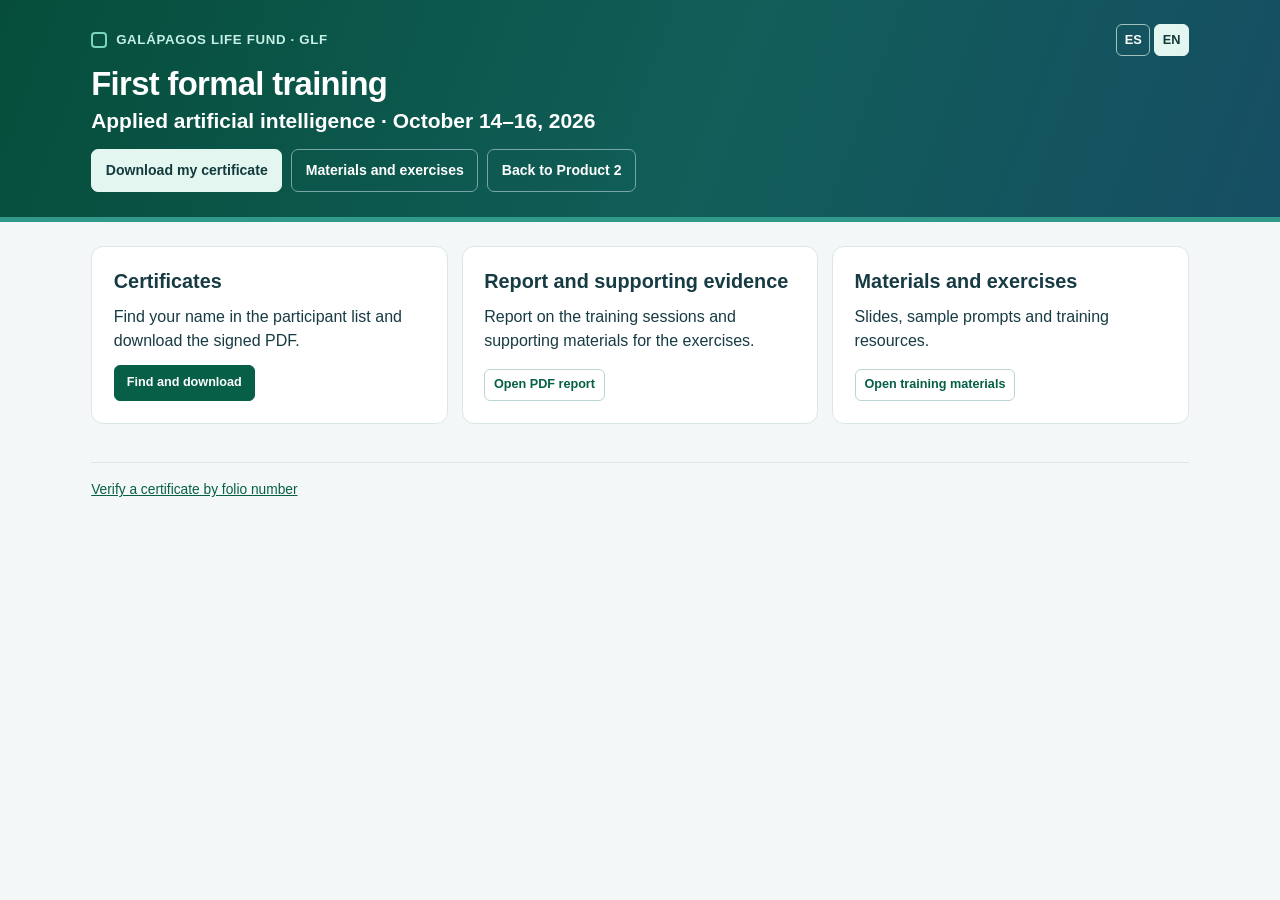
<file: 09_Primera_Capacitacion_Formal/index.html>
<!doctype html>
<html lang="es">
<head>
  <meta charset="utf-8">
  <meta name="viewport" content="width=device-width,initial-scale=1">
  <title data-en="First formal training | Product 2 | GLF">Primera capacitación formal | Producto 2 | GLF</title>
  <link rel="stylesheet" href="../tema.css">
<script src="../idioma.js" defer></script>
</head>
<body>
  <a class="skip" href="#contenido"><span data-en="Skip to content">Saltar al contenido</span></a>
<header class="hero">
  <div class="hero-inner">
    <div class="hero-top">
      <a class="brand" href="../">GALÁPAGOS LIFE FUND · GLF</a>
      <div class="language-picker" role="group" aria-label="Idioma" data-en-aria-label="Language" hidden>
        <button type="button" data-language="es" lang="es" aria-label="Español" aria-pressed="true">ES</button>
        <button type="button" data-language="en" lang="en" aria-label="English" aria-pressed="false">EN</button>
      </div>
    </div>
    <h1><span data-en="First formal training">Primera capacitación formal</span></h1>
    <p class="subtitle"><span data-en="Applied artificial intelligence · October 14–16, 2026">Inteligencia artificial aplicada · 14 al 16 de octubre de 2026</span></p>
    <nav class="hero-links" aria-label="Navegación de capacitación" data-en-aria-label="Training navigation"><a href="./03_Certificados/#certificados"><span data-en="Download my certificate">Descargar mi certificado</span></a><a href="./02_Materiales_y_Ejercicios/"><span data-en="Materials and exercises">Materiales y ejercicios</span></a><a href="../"><span data-en="Back to Product 2">Volver al Producto 2</span></a></nav>
  </div>
</header>
  <main class="page-content" id="contenido">
    <div class="panel-grid">
      <section class="panel" aria-labelledby="certificados-titulo">
        <h2 id="certificados-titulo"><span data-en="Certificates">Certificados</span></h2>
        <p><span data-en="Find your name in the participant list and download the signed PDF.">Busca tu nombre en el listado de participantes y descarga el PDF firmado.</span></p>
        <a class="primary" href="./03_Certificados/#certificados"><span data-en="Find and download">Buscar y descargar</span></a>
      </section>
      <section class="panel" aria-labelledby="informe-titulo">
        <h2 id="informe-titulo"><span data-en="Report and supporting evidence">Informe y evidencias</span></h2>
        <p><span data-en="Report on the training sessions and supporting materials for the exercises.">Informe de las jornadas y respaldo de los ejercicios de capacitación.</span></p>
        <a class="secondary" href="./01_Informe_Capacitacion_y_Evidencias.pdf" target="_blank" rel="noopener"><span data-en="Open PDF report">Abrir informe en PDF</span></a>
      </section>
      <section class="panel" aria-labelledby="materiales-titulo">
        <h2 id="materiales-titulo"><span data-en="Materials and exercises">Materiales y ejercicios</span></h2>
        <p><span data-en="Slides, sample prompts and training resources.">Presentación, ejemplos de instrucciones y recursos didácticos.</span></p>
        <a class="secondary" href="./02_Materiales_y_Ejercicios/"><span data-en="Open training materials">Abrir materiales</span></a>
      </section>
    </div>
  </main>
  <footer class="site-footer"><p><a href="./03_Certificados/#buscar"><span data-en="Verify a certificate by folio number">Verificar un certificado por folio</span></a></p></footer>
</body>
</html>
</file>
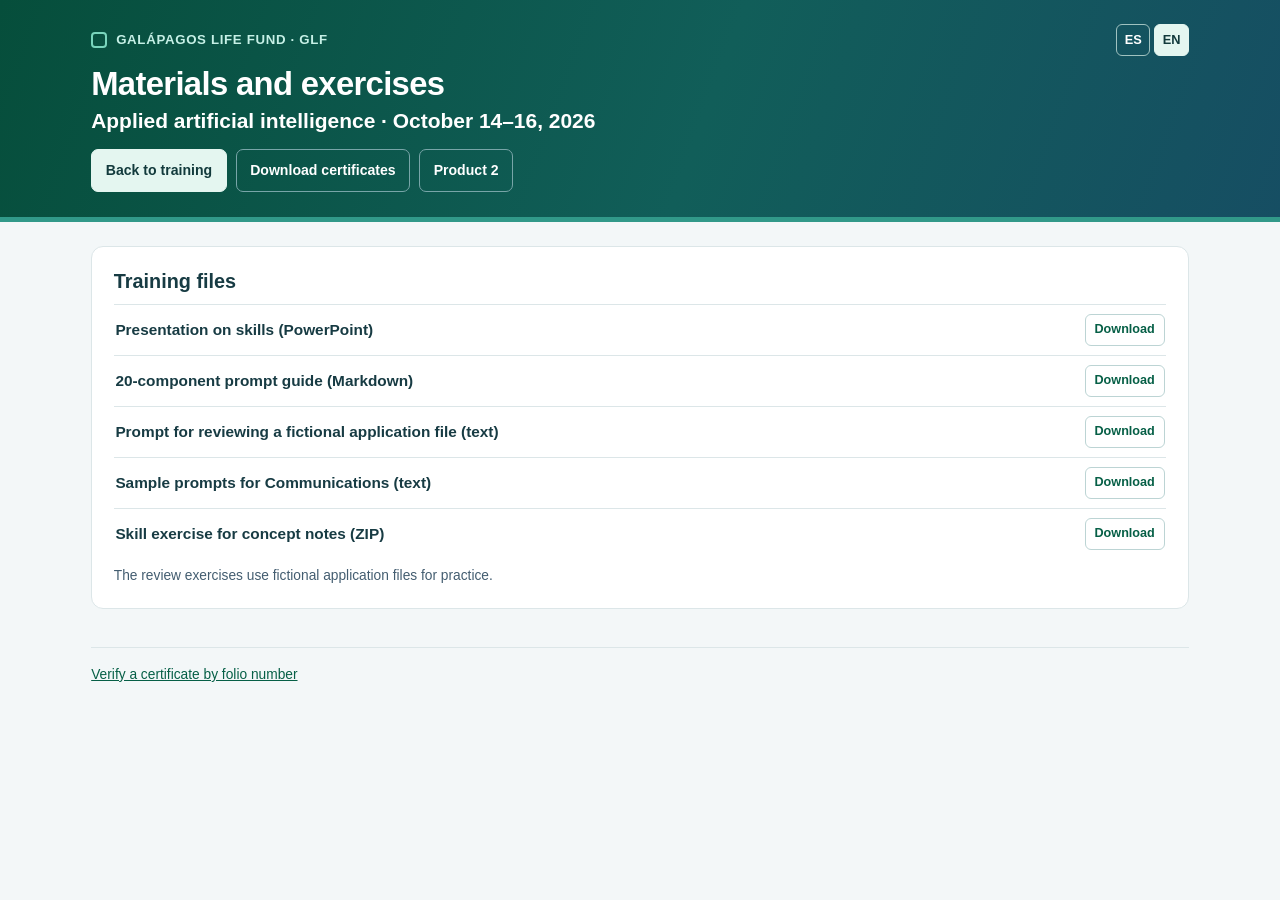
<file: 09_Primera_Capacitacion_Formal/02_Materiales_y_Ejercicios/index.html>
<!doctype html>
<html lang="es">
<head>
  <meta charset="utf-8">
  <meta name="viewport" content="width=device-width,initial-scale=1">
  <title data-en="Materials and exercises | Product 2 | GLF">Materiales y ejercicios | Producto 2 | GLF</title>
  <link rel="stylesheet" href="../../tema.css">
<script src="../../idioma.js" defer></script>
</head>
<body>
  <a class="skip" href="#contenido"><span data-en="Skip to content">Saltar al contenido</span></a>
<header class="hero">
  <div class="hero-inner">
    <div class="hero-top">
      <a class="brand" href="../../">GALÁPAGOS LIFE FUND · GLF</a>
      <div class="language-picker" role="group" aria-label="Idioma" data-en-aria-label="Language" hidden>
        <button type="button" data-language="es" lang="es" aria-label="Español" aria-pressed="true">ES</button>
        <button type="button" data-language="en" lang="en" aria-label="English" aria-pressed="false">EN</button>
      </div>
    </div>
    <h1><span data-en="Materials and exercises">Materiales y ejercicios</span></h1>
    <p class="subtitle"><span data-en="Applied artificial intelligence · October 14–16, 2026">Inteligencia artificial aplicada · 14 al 16 de octubre de 2026</span></p>
    <nav class="hero-links" aria-label="Navegación de capacitación" data-en-aria-label="Training navigation"><a href="../"><span data-en="Back to training">Volver a Capacitación</span></a><a href="../03_Certificados/#certificados"><span data-en="Download certificates">Descargar certificados</span></a><a href="../../"><span data-en="Product 2">Producto 2</span></a></nav>
  </div>
</header>
  <main class="page-content" id="contenido">
    <section class="panel" aria-labelledby="archivos-titulo">
      <h2 id="archivos-titulo"><span data-en="Training files">Archivos de clase</span></h2>
      <ul class="file-list">
        <li class="file-row"><strong><span data-en="Presentation on skills (PowerPoint)">Presentación sobre skills (PowerPoint)</span></strong><a class="secondary" download href="./01_Presentacion_Skills_GLF.pptx" aria-label="Descargar Presentación sobre skills (PowerPoint)" data-en-aria-label="Download Presentation on skills (PowerPoint)"><span data-en="Download">Descargar</span></a></li>
        <li class="file-row"><strong><span data-en="20-component prompt guide (Markdown)">Guía de prompt en 20 componentes (Markdown)</span></strong><a class="secondary" download href="./02_Prompt_20_Componentes.md" aria-label="Descargar Guía de prompt en 20 componentes (Markdown)" data-en-aria-label="Download 20-component prompt guide (Markdown)"><span data-en="Download">Descargar</span></a></li>
        <li class="file-row"><strong><span data-en="Prompt for reviewing a fictional application file (text)">Prompt de revisión de un expediente ficticio (texto)</span></strong><a class="secondary" download href="./03_Prompt_Ejemplo_GLF.txt" aria-label="Descargar Prompt de revisión de un expediente ficticio (texto)" data-en-aria-label="Download Prompt for reviewing a fictional application file (text)"><span data-en="Download">Descargar</span></a></li>
        <li class="file-row"><strong><span data-en="Sample prompts for Communications (text)">Ejemplos de prompts para Comunicación (texto)</span></strong><a class="secondary" download href="./04_Prompts_Comunicacion.txt" aria-label="Descargar Ejemplos de prompts para Comunicación (texto)" data-en-aria-label="Download Sample prompts for Communications (text)"><span data-en="Download">Descargar</span></a></li>
        <li class="file-row"><strong><span data-en="Skill exercise for concept notes (ZIP)">Ejercicio de skill para notas conceptuales (ZIP)</span></strong><a class="secondary" download href="./05_Skill_Evaluar_Notas.zip" aria-label="Descargar Ejercicio de skill para notas conceptuales (ZIP)" data-en-aria-label="Download Skill exercise for concept notes (ZIP)"><span data-en="Download">Descargar</span></a></li>
      </ul>
      <p class="note"><span data-en="The review exercises use fictional application files for practice.">Los ejercicios de revisión usan expedientes ficticios y se prepararon para practicar.</span></p>
    </section>
  </main>
  <footer class="site-footer"><p><a href="../03_Certificados/#buscar"><span data-en="Verify a certificate by folio number">Verificar un certificado por folio</span></a></p></footer>
</body>
</html>
</file>
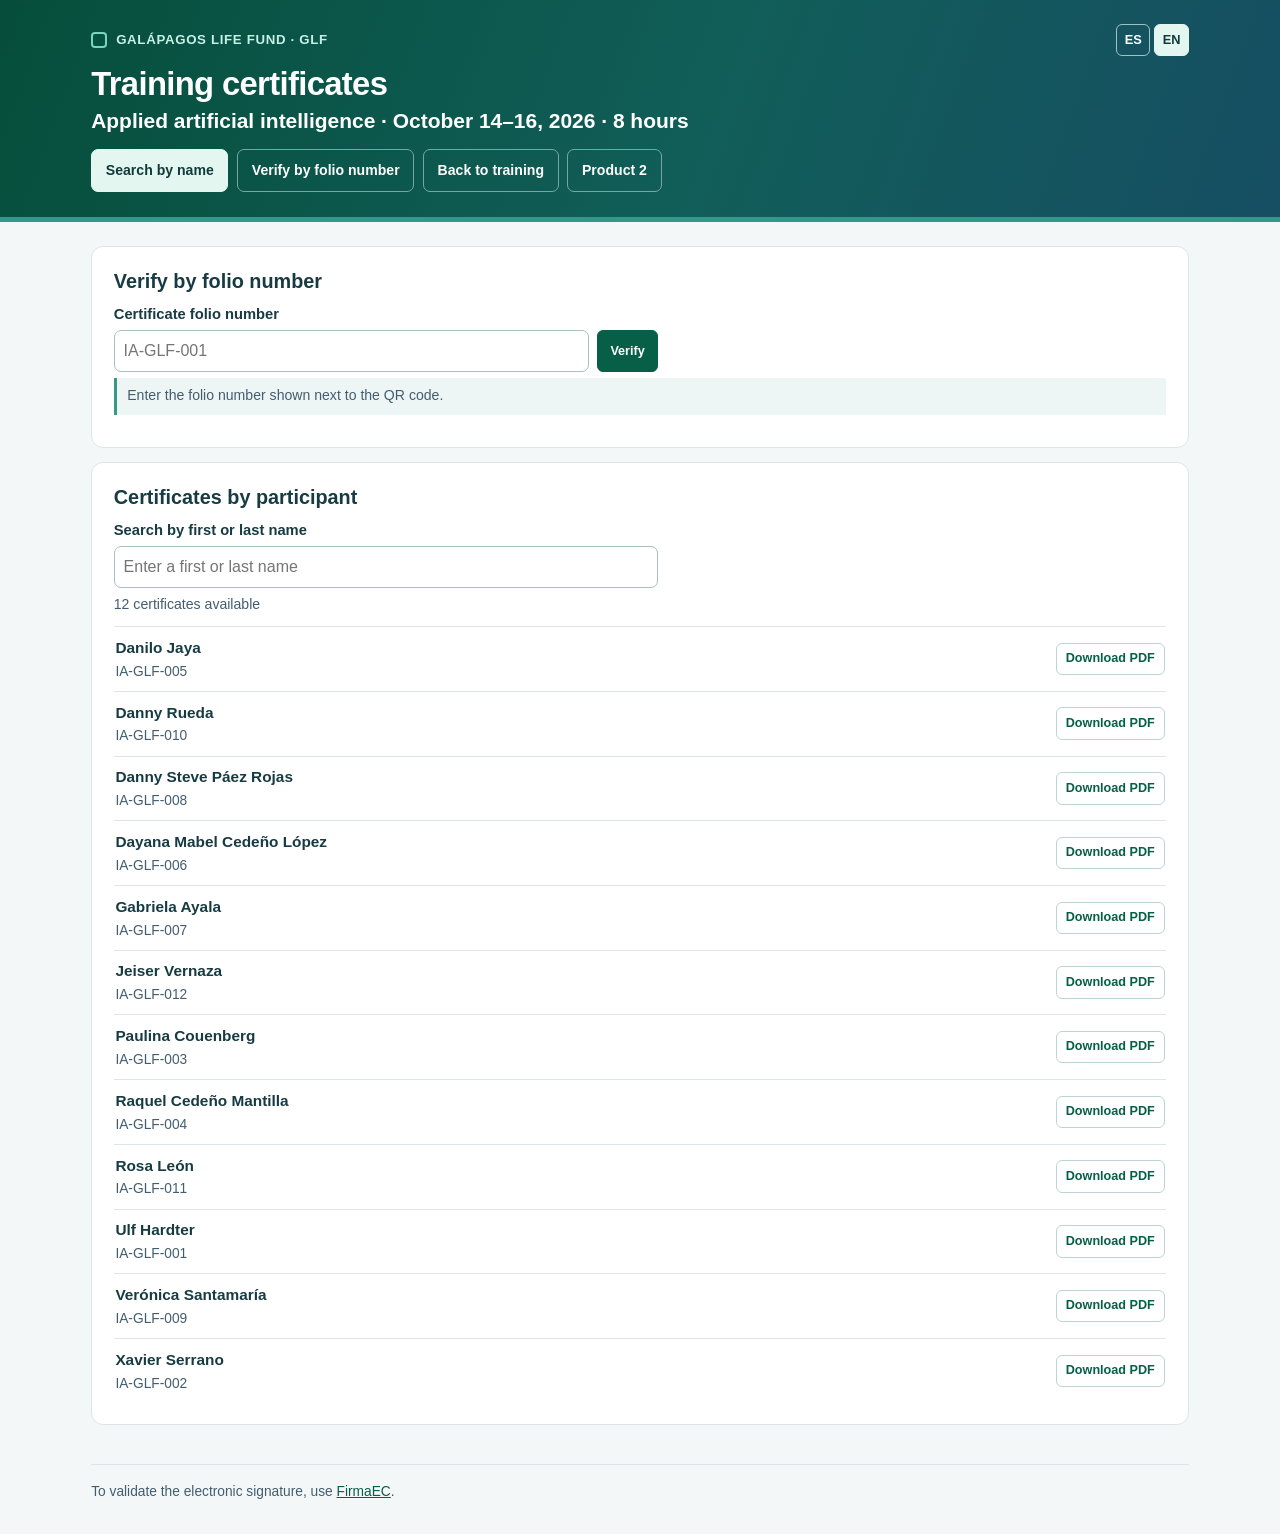
<file: 09_Primera_Capacitacion_Formal/03_Certificados/index.html>
<!doctype html>
<html lang="es">
<head>
  <meta charset="utf-8">
  <meta name="viewport" content="width=device-width,initial-scale=1">
  <title data-en="Training certificates | Product 2 | GLF">Certificados de capacitación | Producto 2 | GLF</title>
  <link rel="stylesheet" href="../../tema.css">
  <script type="module" src="./consulta.mjs"></script>
<script src="../../idioma.js" defer></script>
</head>
<body>
  <a class="skip" href="#contenido"><span data-en="Skip to content">Saltar al contenido</span></a>
<header class="hero">
  <div class="hero-inner">
    <div class="hero-top">
      <a class="brand" href="../../">GALÁPAGOS LIFE FUND · GLF</a>
      <div class="language-picker" role="group" aria-label="Idioma" data-en-aria-label="Language" hidden>
        <button type="button" data-language="es" lang="es" aria-label="Español" aria-pressed="true">ES</button>
        <button type="button" data-language="en" lang="en" aria-label="English" aria-pressed="false">EN</button>
      </div>
    </div>
    <h1><span data-en="Training certificates">Certificados de capacitación</span></h1>
    <p class="subtitle"><span data-en="Applied artificial intelligence · October 14–16, 2026 · 8 hours">Inteligencia artificial aplicada · 14 al 16 de octubre de 2026 · 8 horas</span></p>
    <nav class="hero-links" aria-label="Navegación de capacitación" data-en-aria-label="Training navigation"><a href="#certificados"><span data-en="Search by name">Buscar por nombre</span></a><a href="#buscar"><span data-en="Verify by folio number">Verificar por folio</span></a><a href="../"><span data-en="Back to training">Volver a Capacitación</span></a><a href="../../"><span data-en="Product 2">Producto 2</span></a></nav>
  </div>
</header>
  <main class="page-content" id="contenido">
    <section class="panel" aria-labelledby="buscar">
      <h2 id="buscar"><span data-en="Verify by folio number">Verificar por folio</span></h2>
      <form id="consulta">
        <label class="form-label" for="folio"><span data-en="Certificate folio number">Folio del certificado</span></label>
        <div class="input-row"><input id="folio" name="folio" placeholder="IA-GLF-001" required maxlength="18" autocomplete="off" spellcheck="false"><button class="primary" type="submit"><span data-en="Verify">Consultar</span></button></div>
      </form>
      <p id="estado" class="status" role="status">Introduce el folio que figura junto al código QR.</p>
      <a id="descarga" class="secondary" hidden><span data-en="Download signed PDF">Descargar PDF firmado</span></a>
      <div id="cotejo" hidden>
        <h3><span data-en="Check a PDF">Cotejar un PDF</span></h3>
        <label class="form-label" for="pdf"><span data-en="Select your copy of the certificate">Selecciona tu copia del certificado</span></label>
        <input id="pdf" type="file" accept=".pdf,application/pdf">
        <p class="note"><span data-en="The file is checked in your browser.">La comparación se hace en tu navegador.</span></p>
        <p id="resultado" role="status"></p>
      </div>
    </section>
    <section id="certificados" class="panel" aria-labelledby="directorio-titulo">
      <h2 id="directorio-titulo"><span data-en="Certificates by participant">Certificados por participante</span></h2>
      <div id="filtro-certificados" hidden>
        <label class="form-label" for="nombre"><span data-en="Search by first or last name">Buscar por nombre o apellido</span></label>
        <div class="input-row"><input id="nombre" type="search" placeholder="Escribe un nombre o apellido" autocomplete="off" data-en-placeholder="Enter a first or last name"></div>
      </div>
      <p id="conteo" class="result-count" role="status">12 certificados disponibles</p>
      <ul id="participantes" class="file-list">
          <li class="file-row" data-folio="IA-GLF-005"><div><strong>Danilo Jaya</strong><span class="file-meta">IA-GLF-005</span></div><a class="secondary" href="./IA-GLF-005_Danilo.Jaya.pdf" download aria-label="Descargar certificado PDF de Danilo Jaya" data-en-aria-label="Download PDF certificate for Danilo Jaya"><span data-en="Download PDF">Descargar PDF</span></a></li>
          <li class="file-row" data-folio="IA-GLF-010"><div><strong>Danny Rueda</strong><span class="file-meta">IA-GLF-010</span></div><a class="secondary" href="./IA-GLF-010_Danny.Rueda.pdf" download aria-label="Descargar certificado PDF de Danny Rueda" data-en-aria-label="Download PDF certificate for Danny Rueda"><span data-en="Download PDF">Descargar PDF</span></a></li>
          <li class="file-row" data-folio="IA-GLF-008"><div><strong>Danny Steve Páez Rojas</strong><span class="file-meta">IA-GLF-008</span></div><a class="secondary" href="./IA-GLF-008_Danny-Steve.Paez-Rojas.pdf" download aria-label="Descargar certificado PDF de Danny Steve Páez Rojas" data-en-aria-label="Download PDF certificate for Danny Steve Páez Rojas"><span data-en="Download PDF">Descargar PDF</span></a></li>
          <li class="file-row" data-folio="IA-GLF-006"><div><strong>Dayana Mabel Cedeño López</strong><span class="file-meta">IA-GLF-006</span></div><a class="secondary" href="./IA-GLF-006_Dayana-Mabel.Cedeno-Lopez.pdf" download aria-label="Descargar certificado PDF de Dayana Mabel Cedeño López" data-en-aria-label="Download PDF certificate for Dayana Mabel Cedeño López"><span data-en="Download PDF">Descargar PDF</span></a></li>
          <li class="file-row" data-folio="IA-GLF-007"><div><strong>Gabriela Ayala</strong><span class="file-meta">IA-GLF-007</span></div><a class="secondary" href="./IA-GLF-007_Gabriela.Ayala.pdf" download aria-label="Descargar certificado PDF de Gabriela Ayala" data-en-aria-label="Download PDF certificate for Gabriela Ayala"><span data-en="Download PDF">Descargar PDF</span></a></li>
          <li class="file-row" data-folio="IA-GLF-012"><div><strong>Jeiser Vernaza</strong><span class="file-meta">IA-GLF-012</span></div><a class="secondary" href="./IA-GLF-012_Jeiser.Vernaza.pdf" download aria-label="Descargar certificado PDF de Jeiser Vernaza" data-en-aria-label="Download PDF certificate for Jeiser Vernaza"><span data-en="Download PDF">Descargar PDF</span></a></li>
          <li class="file-row" data-folio="IA-GLF-003"><div><strong>Paulina Couenberg</strong><span class="file-meta">IA-GLF-003</span></div><a class="secondary" href="./IA-GLF-003_Paulina.Couenberg.pdf" download aria-label="Descargar certificado PDF de Paulina Couenberg" data-en-aria-label="Download PDF certificate for Paulina Couenberg"><span data-en="Download PDF">Descargar PDF</span></a></li>
          <li class="file-row" data-folio="IA-GLF-004"><div><strong>Raquel Cedeño Mantilla</strong><span class="file-meta">IA-GLF-004</span></div><a class="secondary" href="./IA-GLF-004_Raquel.Cedeno-Mantilla.pdf" download aria-label="Descargar certificado PDF de Raquel Cedeño Mantilla" data-en-aria-label="Download PDF certificate for Raquel Cedeño Mantilla"><span data-en="Download PDF">Descargar PDF</span></a></li>
          <li class="file-row" data-folio="IA-GLF-011"><div><strong>Rosa León</strong><span class="file-meta">IA-GLF-011</span></div><a class="secondary" href="./IA-GLF-011_Rosa.Leon.pdf" download aria-label="Descargar certificado PDF de Rosa León" data-en-aria-label="Download PDF certificate for Rosa León"><span data-en="Download PDF">Descargar PDF</span></a></li>
          <li class="file-row" data-folio="IA-GLF-001"><div><strong>Ulf Hardter</strong><span class="file-meta">IA-GLF-001</span></div><a class="secondary" href="./IA-GLF-001_Ulf.Hardter.pdf" download aria-label="Descargar certificado PDF de Ulf Hardter" data-en-aria-label="Download PDF certificate for Ulf Hardter"><span data-en="Download PDF">Descargar PDF</span></a></li>
          <li class="file-row" data-folio="IA-GLF-009"><div><strong>Verónica Santamaría</strong><span class="file-meta">IA-GLF-009</span></div><a class="secondary" href="./IA-GLF-009_Veronica.Santamaria.pdf" download aria-label="Descargar certificado PDF de Verónica Santamaría" data-en-aria-label="Download PDF certificate for Verónica Santamaría"><span data-en="Download PDF">Descargar PDF</span></a></li>
          <li class="file-row" data-folio="IA-GLF-002"><div><strong>Xavier Serrano</strong><span class="file-meta">IA-GLF-002</span></div><a class="secondary" href="./IA-GLF-002_Xavier.Serrano.pdf" download aria-label="Descargar certificado PDF de Xavier Serrano" data-en-aria-label="Download PDF certificate for Xavier Serrano"><span data-en="Download PDF">Descargar PDF</span></a></li>
      </ul>
      <noscript><p class="note"><span data-en="You can download the PDFs from the list. Enable JavaScript to search by name or verify a folio number.">Puedes descargar los PDF del listado. Activa JavaScript para filtrar por nombre o verificar un folio.</span></p></noscript>
    </section>
  </main>
  <footer class="site-footer"><p><span data-en="To validate the electronic signature, use">Para validar la firma electrónica, usa</span> <a href="https://www.firmadigital.gob.ec/firmaec-movil/" rel="noopener noreferrer">FirmaEC</a>.</p></footer>
</body>
</html>
</file>
<file: tema.css>
:root{color-scheme:light;--ink:#173b43;--muted:#435d70;--navy:#0e293e;--teal:#065f46;--mist:#f3f7f8;--line:#dce6e8;--white:#fff;font-family:"Segoe UI",Arial,sans-serif}
*{box-sizing:border-box}body{margin:0;color:var(--ink);background:var(--mist);line-height:1.55}
a{color:var(--teal)}a:focus-visible,summary:focus-visible,input:focus-visible{outline:3px solid #bc681d;outline-offset:4px}
.skip{position:absolute;left:1rem;top:-10rem;padding:.6rem 1rem;background:white;color:var(--navy);z-index:4}.skip:focus{top:1rem}
.hero{background:linear-gradient(110deg,#064e3b,#115e59 55%,#164e63);color:#fff;border-bottom:5px solid #319989}
.hero-inner{max-width:1200px;margin:auto;padding:1.5rem clamp(1rem,4vw,3.4rem) 1.55rem}
.brand{display:inline-flex;align-items:center;gap:.55rem;margin:0;font-size:.83rem;font-weight:700;letter-spacing:.05em;color:#c6f0e6}
.brand{text-decoration:none}
.brand:hover{text-decoration:underline}
.brand::before{content:"";display:inline-block;width:.76rem;height:.76rem;border:2px solid #79d5bc;border-radius:4px}
.hero h1{font-size:clamp(1.62rem,2.7vw,2.05rem);line-height:1.16;font-weight:650;letter-spacing:-.02em;margin:.55rem 0 .23rem}
.hero .subtitle{margin:0 0 .38rem;max-width:790px;font-size:clamp(1.02rem,1.65vw,1.31rem);line-height:1.35;font-weight:600;color:#fff}
.hero .lead{max-width:780px;font-size:.97rem;color:#e0f2ef;margin:0}
.hero-links{display:flex;flex-wrap:wrap;gap:.55rem;margin-top:.9rem}.hero-links a{color:#fff;text-decoration:none;border:1px solid #78a5a8;border-radius:7px;padding:.6rem .85rem;font-size:.88rem;font-weight:700}
.hero-links a:hover{background:#ffffff26}.hero-links a:first-child{background:#e4f6f0;border-color:#e4f6f0;color:#123a3c}
.primary,.secondary{font-size:.79rem;font-weight:700;white-space:nowrap;text-decoration:none;padding:.34rem .55rem;border-radius:6px;border:1px solid #bcd4d4}
.primary{background:var(--teal);color:white;border-color:var(--teal)}.primary:hover{background:#07574f}.secondary:hover{background:#e6f4f0}
.site-footer{max-width:1200px;margin:auto;padding:0 clamp(1rem,4vw,3.4rem) 2rem;color:var(--muted);font-size:.86rem}
.site-footer p{margin:0;border-top:1px solid var(--line);padding-top:1rem}
button:focus-visible,[tabindex="0"]:focus-visible{outline:3px solid #d39313;outline-offset:3px}

[hidden]{display:none!important}
.page-content{max-width:1200px;margin:auto;padding:1.5rem clamp(1rem,4vw,3.4rem) 2.4rem}
.panel{background:white;border:1px solid var(--line);border-radius:12px;padding:clamp(.9rem,2.3vw,1.35rem);min-width:0}
.panel + .panel{margin-top:.9rem}
.panel h2{font-size:1.24rem;line-height:1.25;margin:0 0 .35rem;font-weight:650}
.panel h3{font-size:1.02rem;margin:1rem 0 .4rem}
.panel p{margin:.35rem 0 .65rem}
.panel p:last-child{margin-bottom:0}
.panel-grid{display:grid;grid-template-columns:repeat(3,minmax(0,1fr));gap:.85rem}
.panel-grid .panel{display:flex;flex-direction:column;align-items:flex-start;margin:0}
.panel-grid .panel p{flex:1}
.panel .primary,.panel .secondary{display:inline-block;font-family:inherit;cursor:pointer}
.panel .primary{padding:.48rem .75rem}
.panel a{overflow-wrap:anywhere}
.note,.file-meta{font-size:.86rem;color:var(--muted)}
.file-list{list-style:none;padding:0;margin:.65rem 0 0}
.file-row{display:flex;align-items:center;justify-content:space-between;gap:.65rem;padding:.55rem .1rem;border-top:1px solid var(--line)}
.file-row strong{font-size:.96rem}
.file-meta{display:block;font-variant-numeric:tabular-nums}
.file-row .secondary{flex-shrink:0;min-height:2rem;display:inline-flex;align-items:center}
.form-label{display:block;font-size:.92rem;font-weight:650;margin:.6rem 0 .28rem}
.input-row{display:flex;gap:.5rem;align-items:stretch;max-width:34rem}
.input-row input{min-width:0;flex:1;border:1px solid #a6c0c6;border-radius:7px;padding:.47rem .55rem;color:var(--ink);font:inherit}
.result-count,.status{font-size:.88rem;color:var(--muted)}
.status{border-left:3px solid #359b88;background:#edf6f4;padding:.48rem .65rem}
#certificados,#buscar{scroll-margin-top:.9rem}
@media(max-width:930px){.hero-inner{padding-top:1.35rem;padding-bottom:1.55rem}}
@media(max-width:710px){.panel-grid{grid-template-columns:1fr}}
@media(max-width:550px){.hero-links a{font-size:.78rem}}

.hero-top{display:flex;justify-content:space-between;align-items:center;gap:.6rem}
.language-picker{display:flex;gap:.25rem;flex-shrink:0}
.language-picker button{min-width:2.15rem;min-height:2rem;padding:.23rem .42rem;border:1px solid #a0c2c0;border-radius:6px;color:#fff;background:transparent;font:inherit;font-size:.8rem;font-weight:650;cursor:pointer}
.language-picker button[aria-pressed="true"]{background:#e4f6f0;border-color:#e4f6f0;color:#123a3c}
.language-picker button:hover:not([aria-pressed="true"]){background:#ffffff26}
</file>
